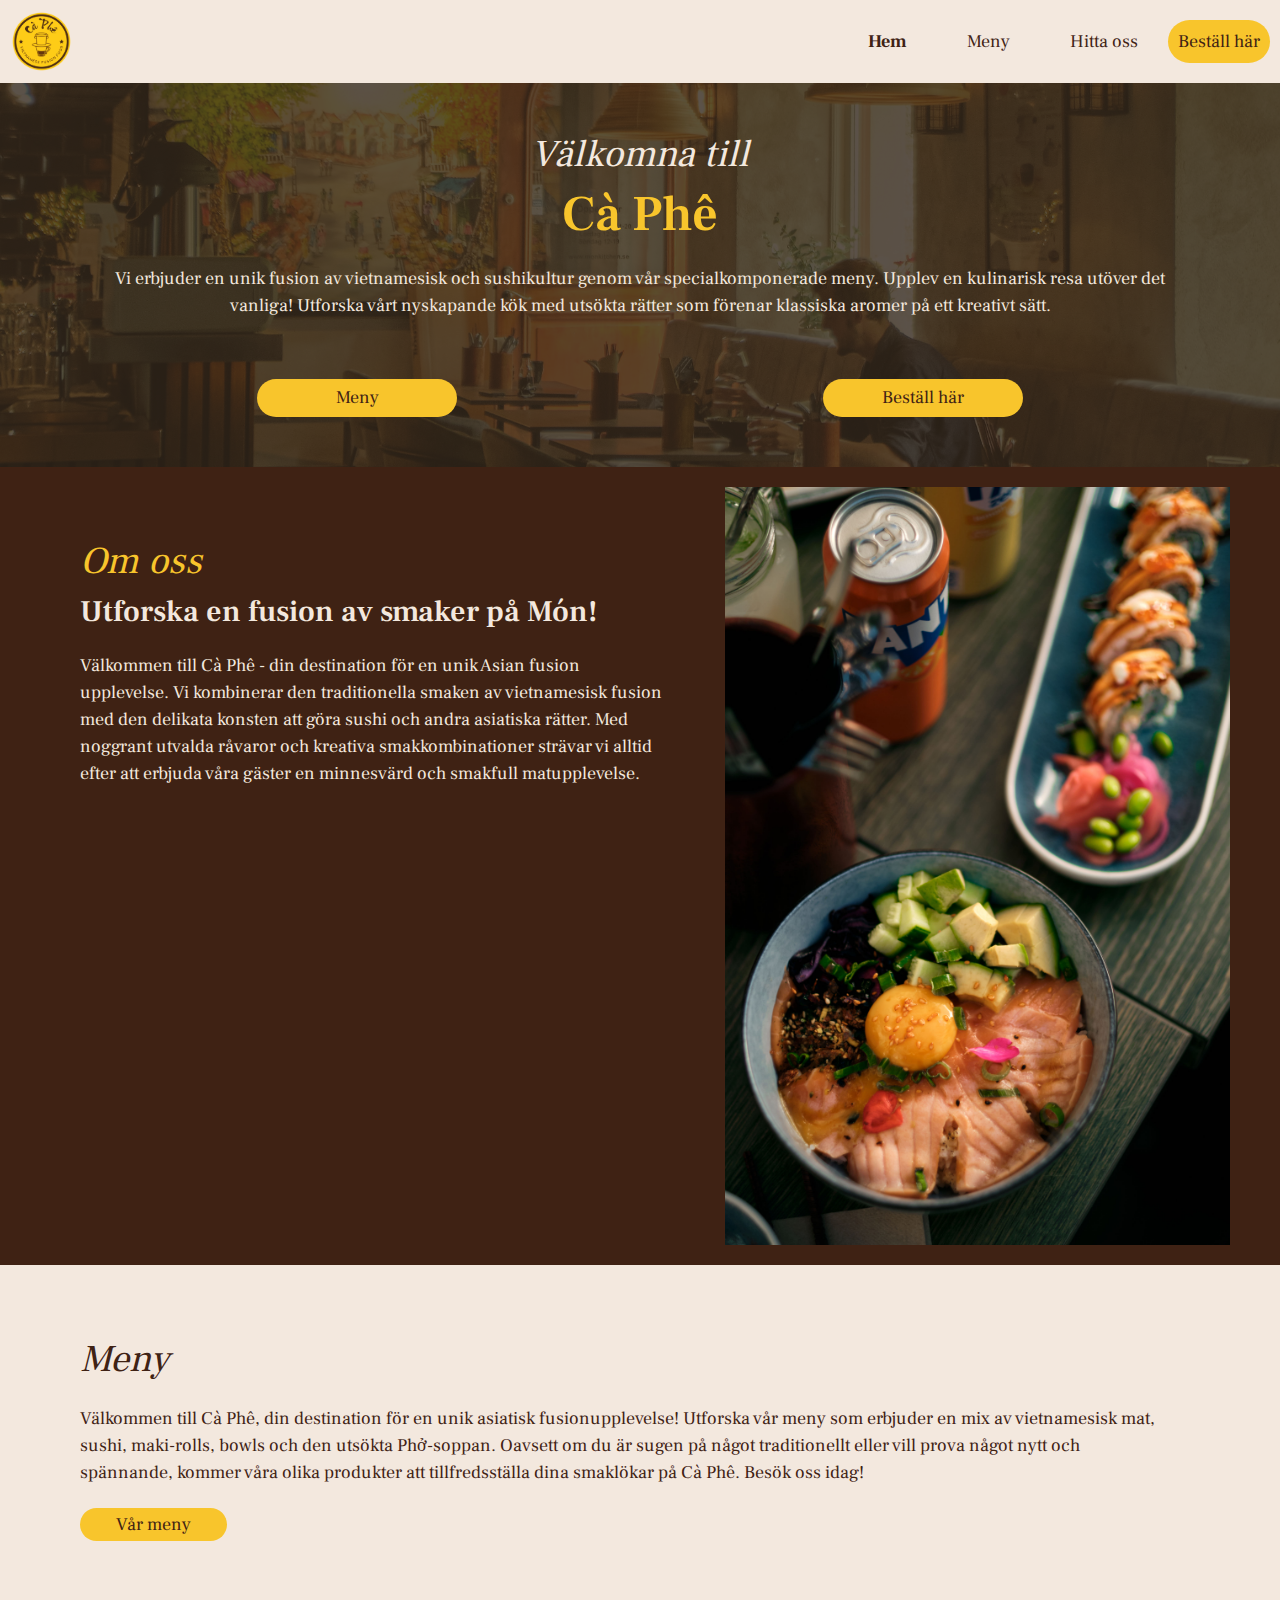
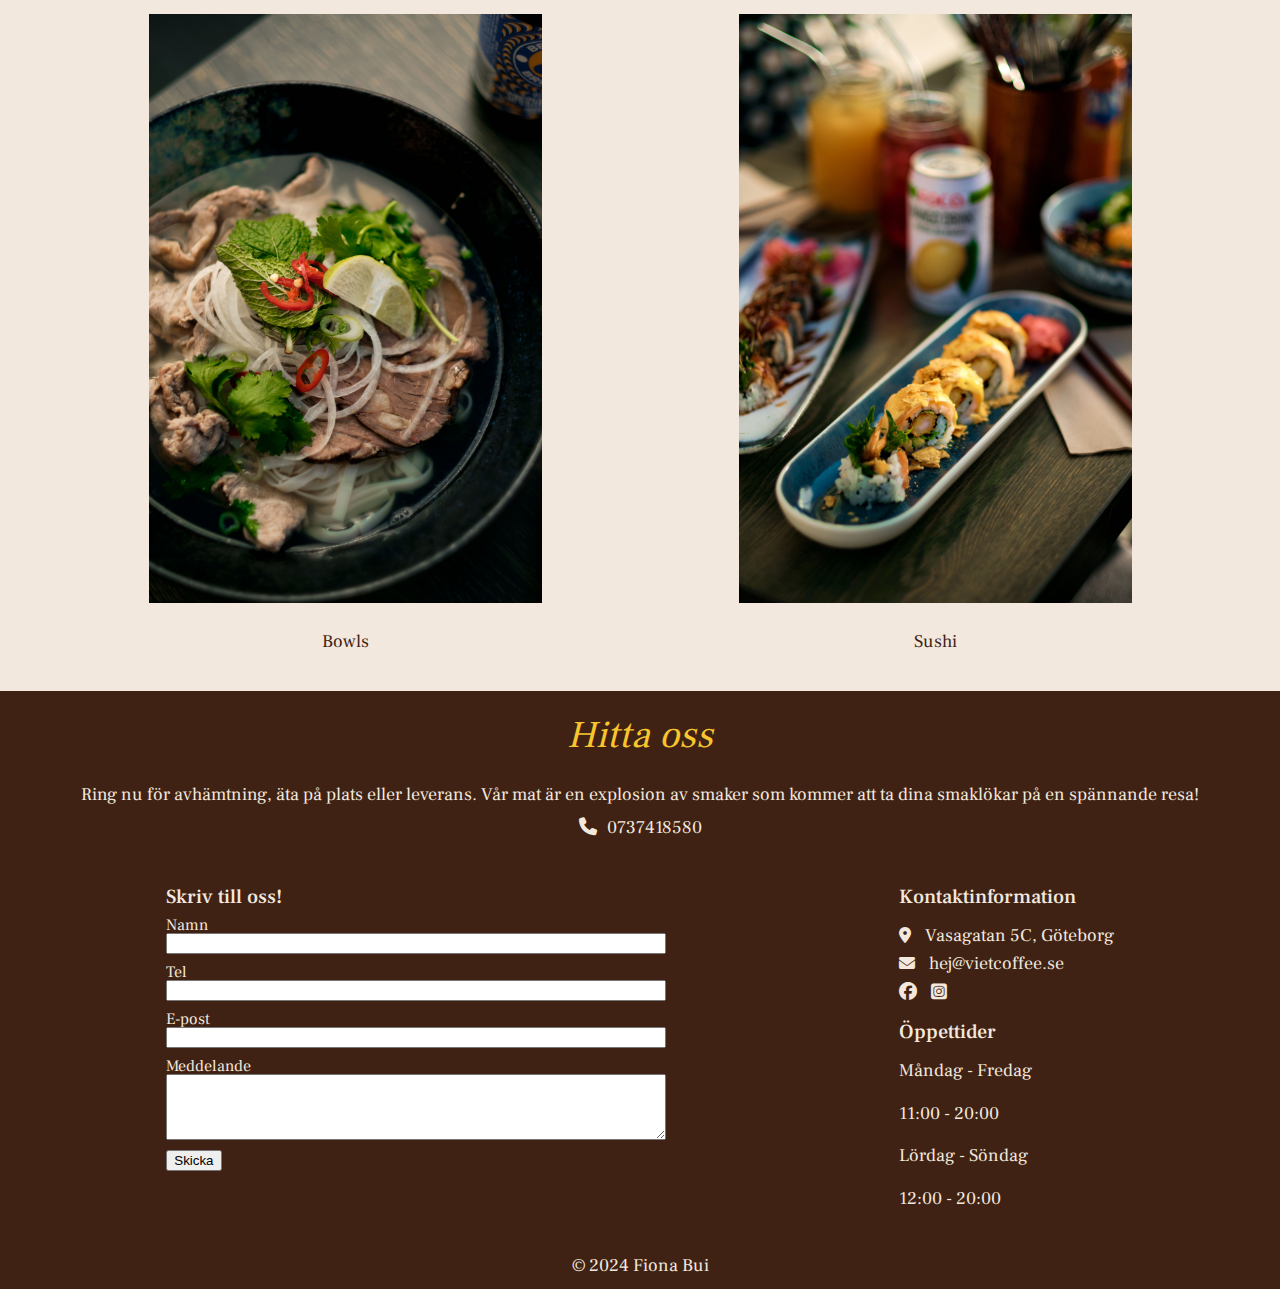
<file: index.html>
<!DOCTYPE html>
<html lang="sv">
  <head>
    <meta charset="UTF-8" />
    <meta name="viewport" content="width=device-width, initial-scale=1.0" />
    <meta
      name="description"
      content="Cà Phê Vietname erbjuder läckra måltider och unika smaker. Besök oss idag!"
    />
    <!-- font-awesome -->
    <link
      rel="stylesheet"
      href="https://cdnjs.cloudflare.com/ajax/libs/font-awesome/6.6.0/css/all.min.css"
    />
    <!-- embed font -->
    <link rel="preconnect" href="https://fonts.googleapis.com" />
    <link rel="preconnect" href="https://fonts.gstatic.com" crossorigin />
    <link
      href="https://fonts.googleapis.com/css2?family=Frank+Ruhl+Libre:wght@300..900&display=swap"
      rel="stylesheet"
    />
    <!-- favicon -->
    <link
      rel="apple-touch-icon"
      sizes="57x57"
      href="./assets/favicon/apple-icon-57x57.png"
    />
    <link
      rel="apple-touch-icon"
      sizes="60x60"
      href="./assets/favicon/apple-icon-60x60.png"
    />
    <link
      rel="apple-touch-icon"
      sizes="72x72"
      href="./assets/favicon/apple-icon-72x72.png"
    />
    <link
      rel="apple-touch-icon"
      sizes="76x76"
      href="./assets/favicon/apple-icon-76x76.png"
    />
    <link
      rel="apple-touch-icon"
      sizes="114x114"
      href="./assets/favicon/apple-icon-114x114.png"
    />
    <link
      rel="apple-touch-icon"
      sizes="120x120"
      href="./assets/favicon/apple-icon-120x120.png"
    />
    <link
      rel="apple-touch-icon"
      sizes="144x144"
      href="/assets/favicon/apple-icon-144x144.png"
    />
    <link
      rel="apple-touch-icon"
      sizes="152x152"
      href="./assets/favicon/apple-icon-152x152.png"
    />
    <link
      rel="apple-touch-icon"
      sizes="180x180"
      href="./assets/favicon/apple-icon-180x180.png"
    />
    <link
      rel="icon"
      type="image/png"
      sizes="192x192"
      href="./assets/favicon/android-icon-192x192.png"
    />
    <link
      rel="icon"
      type="image/png"
      sizes="32x32"
      href="./assets/favicon/favicon-32x32.png"
    />
    <link
      rel="icon"
      type="image/png"
      sizes="96x96"
      href="./assets/favicon/favicon-96x96.png"
    />
    <link
      rel="icon"
      type="image/png"
      sizes="16x16"
      href="./assets/favicon/favicon-16x16.png"
    />
    <link rel="manifest" href="/manifest.json" />
    <meta name="msapplication-TileColor" content="#ffffff" />
    <meta
      name="msapplication-TileImage"
      content="./assets/favicon/ms-icon-144x144.png"
    />
    <meta name="theme-color" content="#ffffff" />
    <!-- link to reset.css -->
    <link rel="stylesheet" href="./assets/css/reset.css" />
    <!-- link to style.css -->
    <link rel="stylesheet" href="./assets/css/style.css" />
    <!-- link to responsive.css -->
    <link rel="stylesheet" href="./assets/css/responsive.css" />
    <title>Cà Phê - Asian fusion restaurant</title>
  </head>
  <body>
    <!-- =====Header===== -->
    <header>
      <div class="header-box">
        <div class="header-content">
          <!-- logo -->
          <img class="logo" src="assets/img/Logo.png" alt="Logo_restaurant" />
          <!-- Nav mobile -->
          <!-- name -->
          <div class="header-name">
            <p>Cà Phê Vietnam</p>
          </div>

          <!-- navbar mobile -->
          <div class="navbar">
            <!-- icon -->
            <input
              type="checkbox"
              name="checkbox"
              id="checkbox"
              class="checkbox"
              hidden
            />

            <div class="icon-navbar">
              <label for="checkbox">
                <i class="fa-solid fa-bars"></i>
              </label>
            </div>

            <!-- overlay -->
            <label for="checkbox" class="overlay-navbar"></label>

            <!-- navbar -->
            <div class="menu-drawer">
              <div class="navbar-content">
                <!-- navbar content -->
                <nav>
                  <ul id="navbar-list_mobile">
                    <li><a id="btn-home" href="./index.html">Hem</a></li>
                    <li><a href="./menu.html">Meny</a></li>
                    <li>
                      <a href="./#footer">Hitta oss</a>
                    </li>
                    <li>
                      <a href="./index.html" class="order-link">Beställ här</a>
                    </li>
                  </ul>
                </nav>
                <!-- icon close -->

                <div class="icon-close-nav">
                  <label for="checkbox">
                    <i class="fa-regular fa-circle-xmark"></i>
                  </label>
                </div>
              </div>
            </div>
          </div>
          <div class="nav-desktop">
            <ul id="navbar-list_desktop"></ul>
            <!-- använder js -->
            <script>
              const navMobile = document.querySelector("#navbar-list_mobile");
              const navDesktop = document.querySelector("#navbar-list_desktop");
              // copy
              navDesktop.innerHTML = navMobile.innerHTML;
            </script>
          </div>
        </div>

        <!-- ====Hero==== -->
        <section class="hero">
          <div class="hero-box">
            <div class="container">
              <h1>Välkomna till</h1>
              <h2>Cà Phê</h2>
              <p>
                Vi erbjuder en unik fusion av vietnamesisk och sushikultur genom
                vår specialkomponerade meny. Upplev en kulinarisk resa utöver
                det vanliga! Utforska vårt nyskapande kök med utsökta rätter som
                förenar klassiska aromer på ett kreativt sätt.
              </p>
            </div>

            <div class="hero-button">
              <a href="./menu.html" class="hero-link">Meny</a>
              <a href="./index.html" class="hero-link">Beställ här</a>
            </div>
          </div>
        </section>
      </div>
    </header>

    <!-- ======Main====== -->
    <main>
      <!-- =============About============-->
      <section class="about">
        <div class="container">
          <!-- about left -->

          <div class="info-about">
            <h1>Om oss</h1>
            <h2>Utforska en fusion av smaker på Món!</h2>
            <p>
              Välkommen till Cà Phê - din destination för en unik Asian fusion
              upplevelse. Vi kombinerar den traditionella smaken av vietnamesisk
              fusion med den delikata konsten att göra sushi och andra asiatiska
              rätter. Med noggrant utvalda råvaror och kreativa
              smakkombinationer strävar vi alltid efter att erbjuda våra gäster
              en minnesvärd och smakfull matupplevelse.
            </p>
          </div>
          <!-- about right -->
          <div class="media-about">
            <img class="img-about" src="assets/img/Aburi_bowl.jpg" alt="bowl" />
          </div>
        </div>
      </section>
      <!-- ==============Meny============= -->
      <section class="menu">
        <div class="container">
          <!-- menu content left -->
          <div class="info-menu">
            <h1>Meny</h1>
            <p>
              Välkommen till Cà Phê, din destination för en unik asiatisk
              fusionupplevelse! Utforska vår meny som erbjuder en mix av
              vietnamesisk mat, sushi, maki-rolls, bowls och den utsökta
              Phở-soppan. Oavsett om du är sugen på något traditionellt eller
              vill prova något nytt och spännande, kommer våra olika produkter
              att tillfredsställa dina smaklökar på Cà Phê. Besök oss idag!
            </p>
            <div class="menu-link">
              <a href="./menu.html">Vår meny</a>
            </div>
          </div>

          <!-- menu content right -->
          <div class="list-menu">
            <div class="item-container">
              <img src="assets/img/pho.jpg" alt="bowls" class="item-img" />
              <div class="item-button"><a href="./menu.html">Bowls</a></div>
            </div>
            <div class="item-container">
              <img src="assets/img/sushi.jpg" alt="sushi" class="item-img" />
              <div class="item-button"><a href="./menu.html">Sushi</a></div>
            </div>
          </div>
        </div>
      </section>
    </main>
    <!-- =====================footer================== -->
    <footer id="footer" class="footer">
      <section class="contact">
        <div class="container">
          <div class="header-contact">
            <h1>Hitta oss</h1>
            <p>
              Ring nu för avhämtning, äta på plats eller leverans. Vår mat är en
              explosion av smaker som kommer att ta dina smaklökar på en
              spännande resa!
            </p>
            <a class="phone-number" href="tel:+46737418580"
              ><i class="fa-solid fa-phone"></i>0737418580</a
            >
          </div>
          <div class="body-contact">
            <div class="form-contact">
              <h3>Skriv till oss!</h3>
              <form>
                <div class="form-group">
                  <label for="guestname">Namn</label>
                  <input type="text" name="guestname" id="guestname" required />
                </div>
                <div class="form-group">
                  <label for="phone">Tel</label>
                  <input type="tel" name="phone" id="phone" required />
                </div>
                <div class="form-group">
                  <label for="email">E-post</label>
                  <input type="email" name="email" id="email" required />
                </div>
                <div class="form-group">
                  <label for="message">Meddelande</label>
                  <textarea name="message" id="message" rows="4" required>
                  </textarea>
                </div>
                <input type="submit" value="Skicka" />
              </form>
            </div>
            <div class="info-contact">
              <h3>Kontaktinformation</h3>
              <ul>
                <li>
                  <i class="fa-solid fa-location-dot"></i>
                  <a
                    href="https://www.google.com/maps/place/M%C3%B3n+-+G%C3%B6teborg/@57.6974135,11.9611515,17z/data=!3m1!5s0x464ff36c18e48603:0xc6a3f8108ffe876c!4m15!1m8!3m7!1s0x464ff36c1f57ba5f:0x8c98bc03695c57e6!2sVasagatan+5+c,+411+24+G%C3%B6teborg!3b1!8m2!3d57.6974107!4d11.9637264!16s%2Fg%2F11q2vvlpgd!3m5!1s0x464ff3571a14254d:0xccf25a1c0da4ecd6!8m2!3d57.6974888!4d11.9635848!16s%2Fg%2F11n5sg_yv1?entry=ttu&g_ep=EgoyMDI0MDkwNC4wIKXMDSoASAFQAw%3D%3D"
                    target="_blank"
                    >Vasagatan 5C, Göteborg</a
                  >
                </li>
                <li>
                  <i class="fa-solid fa-envelope"></i>
                  <a href="mailto:hej@vietcoffee.se" target="_blank"
                    >hej@vietcoffee.se</a
                  >
                </li>
                <li>
                  <a href="#!" target="_blank"
                    ><i class="fa-brands fa-facebook"></i
                  ></a>
                  <a href="#!" target="_blank"
                    ><i class="fa-brands fa-square-instagram"></i
                  ></a>
                </li>
              </ul>
              <div class="open-hour">
                <h3>Öppettider</h3>
                <h4>Måndag - Fredag</h4>
                <p>11:00 - 20:00</p>
                <h4>Lördag - Söndag</h4>
                <p>12:00 - 20:00</p>
              </div>
            </div>
          </div>
        </div>
      </section>
      <div class="copyright">
        <p>&copy; 2024 Fiona Bui</p>
      </div>
    </footer>
  </body>
</html>
</file>
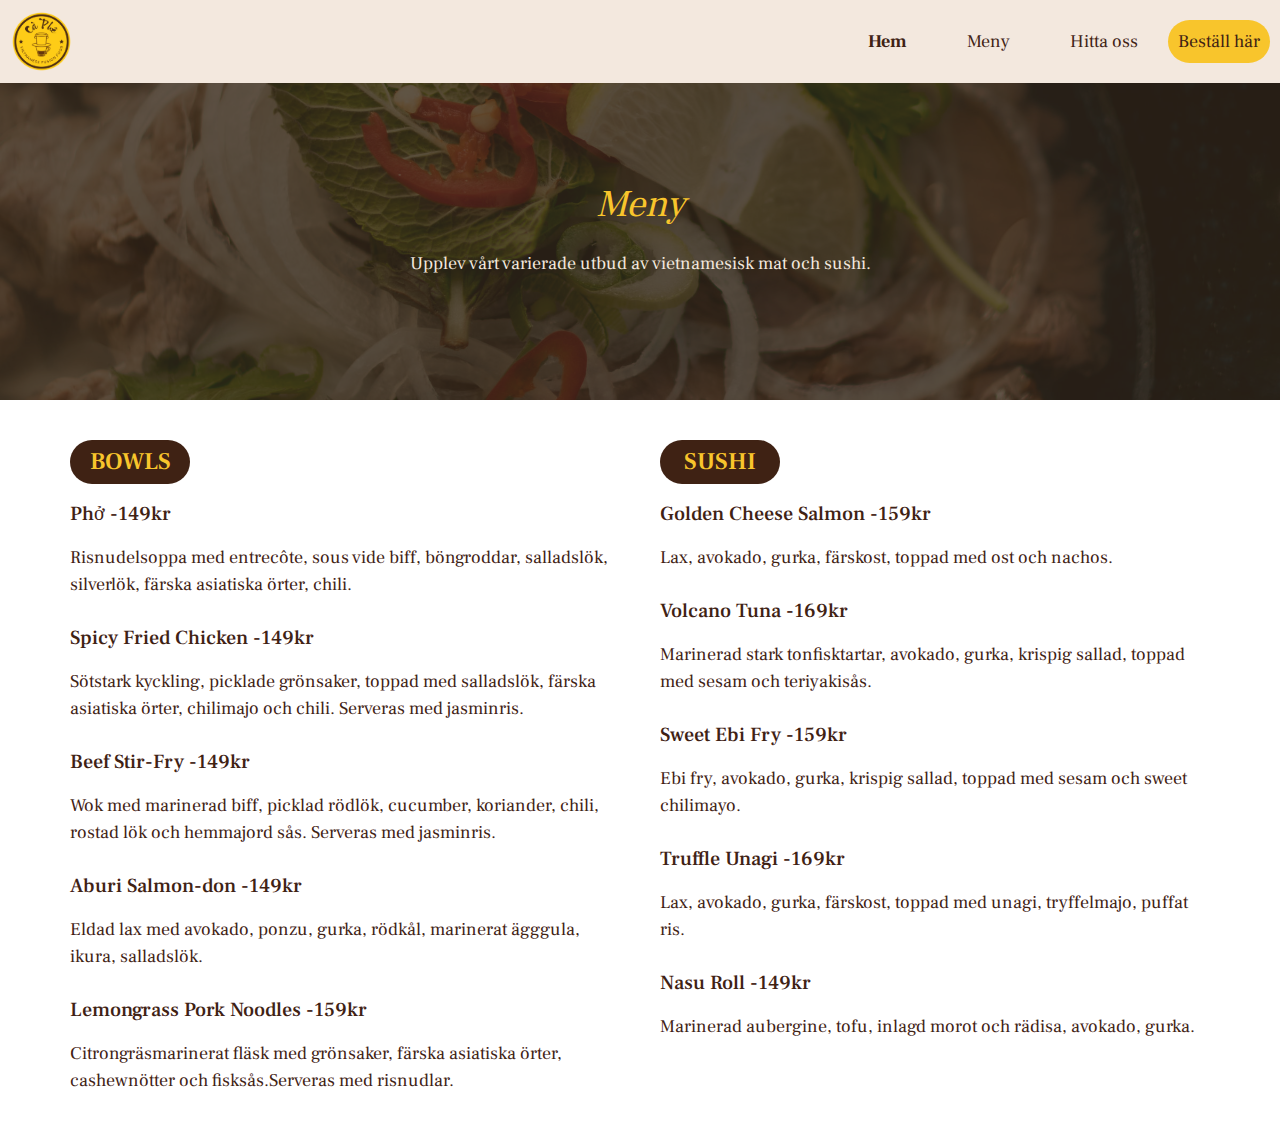
<file: menu.html>
<!DOCTYPE html>
<html lang="sv">
  <head>
    <meta charset="UTF-8" />
    <meta name="viewport" content="width=device-width, initial-scale=1.0" />
    <meta name="description" content="Upptäck hela menyn på Cà Phê Vietnam." />
    <!-- font-awesome -->
    <link
      rel="stylesheet"
      href="https://cdnjs.cloudflare.com/ajax/libs/font-awesome/6.6.0/css/all.min.css"
    />
    <!-- embed font -->
    <link rel="preconnect" href="https://fonts.googleapis.com" />
    <link rel="preconnect" href="https://fonts.gstatic.com" crossorigin />
    <link
      href="https://fonts.googleapis.com/css2?family=Frank+Ruhl+Libre:wght@300..900&display=swap"
      rel="stylesheet"
    />
    <!-- favicon -->
    <link
      rel="apple-touch-icon"
      sizes="57x57"
      href="./assets/favicon/apple-icon-57x57.png"
    />
    <link
      rel="apple-touch-icon"
      sizes="60x60"
      href="./assets/favicon/apple-icon-60x60.png"
    />
    <link
      rel="apple-touch-icon"
      sizes="72x72"
      href="./assets/favicon/apple-icon-72x72.png"
    />
    <link
      rel="apple-touch-icon"
      sizes="76x76"
      href="./assets/favicon/apple-icon-76x76.png"
    />
    <link
      rel="apple-touch-icon"
      sizes="114x114"
      href="./assets/favicon/apple-icon-114x114.png"
    />
    <link
      rel="apple-touch-icon"
      sizes="120x120"
      href="./assets/favicon/apple-icon-120x120.png"
    />
    <link
      rel="apple-touch-icon"
      sizes="144x144"
      href="./assets/favicon/apple-icon-144x144.png"
    />
    <link
      rel="apple-touch-icon"
      sizes="152x152"
      href="./assets/favicon/apple-icon-152x152.png"
    />
    <link
      rel="apple-touch-icon"
      sizes="180x180"
      href="./assets/favicon/apple-icon-180x180.png"
    />
    <link
      rel="icon"
      type="image/png"
      sizes="192x192"
      href="./assets/favicon/android-icon-192x192.png"
    />
    <link
      rel="icon"
      type="image/png"
      sizes="32x32"
      href="./assets/favicon/favicon-32x32.png"
    />
    <link
      rel="icon"
      type="image/png"
      sizes="96x96"
      href="./assets/favicon/favicon-96x96.png"
    />
    <link
      rel="icon"
      type="image/png"
      sizes="16x16"
      href="./assets/favicon/favicon-16x16.png"
    />
    <link rel="manifest" href="/manifest.json" />
    <meta name="msapplication-TileColor" content="#ffffff" />
    <meta
      name="msapplication-TileImage"
      content="./assets/favicon/ms-icon-144x144.png"
    />
    <meta name="theme-color" content="#ffffff" />
    <!-- link to reset.css -->
    <link rel="stylesheet" href="./assets/css/reset.css" />
    <!-- link to style.css -->
    <link rel="stylesheet" href="./assets/css/style.css" />
    <!-- link to responsive.css -->
    <link rel="stylesheet" href="./assets/css/responsive.css" />
    <title>Meny - Cà Phê Vietnam</title>
  </head>
  <body>
    <header>
      <div class="header-box">
        <div class="header-content">
          <!-- logo -->
          <img class="logo" src="assets/img/Logo.png" alt="Logo_restaurant" />
          <!-- Nav mobile -->
          <!-- name -->
          <div class="header-name">
            <p>Cà Phê Vietnam</p>
          </div>

          <!-- navbar mobile -->
          <div class="navbar">
            <!-- icon -->
            <input
              type="checkbox"
              name="checkbox"
              id="checkbox"
              class="checkbox"
              hidden
            />

            <div class="icon-navbar">
              <label for="checkbox">
                <i class="fa-solid fa-bars"></i>
              </label>
            </div>

            <!-- overlay -->
            <label for="checkbox" class="overlay-navbar"></label>

            <!-- navbar -->
            <div class="menu-drawer">
              <div class="navbar-content">
                <!-- navbar content -->
                <nav>
                  <ul class="navbar-list" id="navbar-list_mobile">
                    <li><a id="btn-home" href="./index.html">Hem</a></li>
                    <li><a href="./menu.html">Meny</a></li>
                    <li>
                      <a href="./#footer">Hitta oss</a>
                    </li>
                    <li>
                      <a href="./index.html" class="order-link">Beställ här</a>
                    </li>
                  </ul>
                </nav>
                <!-- icon close -->

                <div class="icon-close-nav">
                  <label for="checkbox">
                    <i class="fa-regular fa-circle-xmark"></i>
                  </label>
                </div>
              </div>
            </div>
          </div>
          <div class="nav-desktop">
            <ul id="navbar-list_desktop"></ul>
            <!-- använder js -->
            <script>
              const navMobile = document.querySelector("#navbar-list_mobile");
              const navDesktop = document.querySelector("#navbar-list_desktop");
              // copy
              navDesktop.innerHTML = navMobile.innerHTML;
            </script>
          </div>
        </div>
        <div class="header-hero">
          <div class="hero-content">
            <div class="container">
              <h1>Meny</h1>
              <p>Upplev vårt varierade utbud av vietnamesisk mat och sushi.</p>
            </div>
          </div>
        </div>
      </div>
    </header>
    <main>
      <div class="main-menu">
        <div class="container">
          <section class="wrap-container">
            <div class="wp-block">
              <div class="wp-block-heading">
                <h2>BOWLS</h2>
              </div>
              <div class="wp-block-content">
                <h3 class="heading-text"><strong>Phở</strong> -149kr</h3>
                <p class="desc-text">
                  Risnudelsoppa med entrecôte, sous vide biff, böngroddar,
                  salladslök, silverlök, färska asiatiska örter, chili.
                </p>
              </div>
              <div class="wp-block-content">
                <h3 class="heading-text">
                  <strong>Spicy Fried Chicken</strong> -149kr
                </h3>
                <p class="desc-text">
                  Sötstark kyckling, picklade grönsaker, toppad med salladslök,
                  färska asiatiska örter, chilimajo och chili. Serveras med
                  jasminris.
                </p>
              </div>
              <div class="wp-block-content">
                <h3 class="heading-text">
                  <strong>Beef Stir-Fry</strong> -149kr
                </h3>
                <p class="desc-text">
                  Wok med marinerad biff, picklad rödlök, cucumber, koriander,
                  chili, rostad lök och hemmajord sås. Serveras med jasminris.
                </p>
              </div>
              <div class="wp-block-content">
                <h3 class="heading-text">
                  <strong>Aburi Salmon-don</strong> -149kr
                </h3>
                <p class="desc-text">
                  Eldad lax med avokado, ponzu, gurka, rödkål, marinerat
                  ägggula, ikura, salladslök.
                </p>
              </div>
              <div class="wp-block-content">
                <h3 class="heading-text">
                  <strong>Lemongrass Pork Noodles</strong> -159kr
                </h3>
                <p class="desc-text">
                  Citrongräsmarinerat fläsk med grönsaker, färska asiatiska
                  örter, cashewnötter och fisksås.Serveras med risnudlar.
                </p>
              </div>
            </div>
          </section>
          <section class="wrap-container">
            <div class="wp-block">
              <div class="wp-block-heading">
                <h2>SUSHI</h2>
              </div>
              <div class="wp-block-content">
                <h3 class="heading-text">
                  <strong>Golden Cheese Salmon</strong> -159kr
                </h3>
                <p class="desc-text">
                  Lax, avokado, gurka, färskost, toppad med ost och nachos.
                </p>
              </div>
              <div class="wp-block-content">
                <h3 class="heading-text">
                  <strong>Volcano Tuna</strong> -169kr
                </h3>
                <p class="desc-text">
                  Marinerad stark tonfisktartar, avokado, gurka, krispig sallad,
                  toppad med sesam och teriyakisås.
                </p>
              </div>
              <div class="wp-block-content">
                <h3 class="heading-text">
                  <strong>Sweet Ebi Fry</strong> -159kr
                </h3>
                <p class="desc-text">
                  Ebi fry, avokado, gurka, krispig sallad, toppad med sesam och
                  sweet chilimayo.
                </p>
              </div>
              <div class="wp-block-content">
                <h3 class="heading-text">
                  <strong>Truffle Unagi</strong> -169kr
                </h3>
                <p class="desc-text">
                  Lax, avokado, gurka, färskost, toppad med unagi, tryffelmajo,
                  puffat ris.
                </p>
              </div>
              <div class="wp-block-content">
                <h3 class="heading-text"><strong>Nasu Roll</strong> -149kr</h3>
                <p class="desc-text">
                  Marinerad aubergine, tofu, inlagd morot och rädisa, avokado,
                  gurka.
                </p>
              </div>
            </div>
          </section>
        </div>
      </div>
    </main>
  </body>
</html>
</file>
<file: assets/css/style.css>
* {
  box-sizing: border-box;
}
html {
  font-size: 62.5%;
}
body {
  font-family: "Frank Ruhl Libre", serif;
  font-size: 1.6rem;
  margin: 0;
  padding: 0;
}

.container {
  display: flex;
  flex-direction: column;
  justify-items: center;
  margin: 0 3rem;
  padding: 2rem;
}

a {
  text-decoration: none;
  font-size: 18px;
}

h1 {
  font-size: 38px;
  padding-bottom: 10px;
  line-height: 50px;
  font-style: italic;
  color: #f8c52c;
}
h2 {
  font-size: 30px;
  font-weight: 600;
  padding-bottom: 15px;
  color: #f3e8de;
}
p {
  font-size: 18px;
  line-height: 1.5;
  /* color: #f3e8de; */
}
h4 {
  font-size: 18px;
}

/* ====================header=================== */

.header-content {
  display: flex;
  align-items: center;
  position: fixed;
  z-index: 1;
  background-color: #f3e8de;
  padding: 10px;
}
.header-name {
  position: absolute;
  left: 50%;
  transform: translateX(-50%);
}
.header-name p {
  font-size: 2rem;
  color: #3f2214;
}
.logo {
  width: 5%;
  height: auto;
}

/* ===navbar=== */
.icon-navbar {
  position: absolute;
  top: 50%;
  left: 95%;
  transform: translate(-50%, -50%);
  font-size: 25px;
  color: #3f2214;
  cursor: pointer;
}
.overlay-navbar {
  position: fixed;
  inset: 0;
  background-color: rgba(0, 0, 0, 0.3);

  /* overlay hidden */
  opacity: 0;
  visibility: hidden;
}
/* overlay checked */
.checkbox:checked ~ .overlay-navbar {
  opacity: 1;
  visibility: visible;
  transition: 0.8s;
}
/* navbar content */
.menu-drawer {
  position: fixed;
  background-color: #3f2214;
  inset: 0 0 0 60%;
  z-index: 2;
  transform: translateX(100%);
  transition: 0.5s;
}
.checkbox:checked ~ .menu-drawer {
  transform: translateX(0);
}
.navbar-content {
  display: grid;
  grid-template-columns: 4fr 1fr;
  grid-template-rows: 1fr;
}
#navbar-list_mobile {
  padding-top: 50px;
  padding-left: 20px;
}
.icon-close-nav {
  color: #f3e8de;
  text-align: right;
  padding: 10px;
  font-size: 20px;
  cursor: pointer;
  z-index: 2;
}

.navbar-content li {
  padding-bottom: 15px;
}
.navbar-content a {
  font-size: 20px;
  display: block;
  color: #f3e8de;
}
.navbar-content a:hover {
  color: #f8c52c;
}
.navbar-content a.order-link {
  color: #f8c52c;
  font-weight: 900;
}
.navbar-content a.order-link:hover {
  font-style: italic;
}

/* ======hero===== */
.hero {
  color: #270f04;
  position: relative;
  background-color: rgba(29, 16, 3, 0.9);
  padding: 20px 0;
}
.hero::before {
  content: " ";
  display: block;
  position: absolute;
  left: 0;
  top: 0;
  width: 100%;
  height: 100%;
  opacity: 0.2;
  background-image: url(../img/inside_restaurant.jpg);
  background-repeat: no-repeat;
  background-size: cover;
  background-position: 100%;
}
.hero-box {
  position: relative;
  color: #f3e8de;
  inset: 50% 50%;
  transform: translate(-50%, 0);
  width: 90%;
  padding-top: 90px;
}

.hero-box .container {
  text-align: center;
}

.hero-button {
  display: grid;
  justify-content: center;
  padding: 10px;
}
.hero-link {
  background-color: #f8c52c;
  color: #3f2214;
  width: 300px;
  text-align: center;
  padding: 10px 0;
  border-radius: 25px;
  margin: 20px;
}
.hero-box h2 {
  font-size: 50px;
  color: #f8c52c;
}
.hero h1 {
  color: #f3e8de;
}

/* ===============About============ */
main .about {
  background-color: #3f2214;
  color: #f3e8de;
}

.info-about {
  padding: 20px 0;
}
.media-about {
  display: flex;
  justify-content: center;
}
.img-about {
  width: 100%;
}

/* =============Menu============== */

.menu {
  background-color: #f3e8de;
  padding: 0;
}

.info-menu {
  padding: 20px 0;
}
.info-menu h1 {
  color: #3f2214;
}
.info-menu p {
  color: #3f2214;
}
.menu-link a {
  background-color: #f8c52c;
  color: #3f2214;
  width: 150px;
  height: 30px;
  text-align: center;
  padding: 5px 36px;
  border-radius: 25px;
}
.menu-link {
  padding: 20px 0;
}
.list-menu {
  display: flex;
  justify-content: space-between;
}
.item-container {
  display: flex;
  flex-direction: column;
  align-items: center;
}
.item-img {
  width: 70%;
  padding: 10px;
}
.item-button {
  padding: 20px;
}
.item-button a {
  color: #3f2214;
}
.item-button :hover {
  color: #f8c52c;
  font-size: 25px;
}

/* ===========footer=========== */
.contact {
  background-color: #3f2214;
  color: #f3e8de;
}
.phone-number {
  color: #f3e8de;
}
.fa-solid.fa-phone {
  padding-right: 10px;
}
h3 {
  font-size: 20px;
  font-weight: 500;
  padding-top: 20px;
  padding-bottom: 10px;
}

ul a {
  color: #f3e8de;
}

.info-contact .fa-solid {
  padding: 10px 10px 0 0;
}
.form-group {
  display: flex;
  flex-direction: column;
  padding-bottom: 10px;
}
.fa-brands {
  padding-right: 10px;
  padding-top: 10px;
}
.open-hour h3,
h4,
p {
  padding: 10px 0;
}
.open-hour {
  padding-top: 10px;
}

.copyright {
  text-align: center;
  background-color: #3f2214;
  color: #f3e8de;
}

/* ===========================PAGE-MENU================= */

/* hero */
.header-hero {
  color: #270f04;
  padding: 0 0 5rem 0;
  position: relative;
  background-color: rgba(29, 16, 3, 0.9);
  height: 400px;
}
.header-hero::before {
  content: "";
  position: absolute;
  inset: 0;
  left: 0;
  top: 0;
  width: 100%;
  height: 100%;
  background-image: url(../img/pho.jpg);
  background-repeat: no-repeat;
  background-position: 50%;
  background-size: cover;
  opacity: 0.22;
}
.hero-content {
  position: relative;
  color: #f3e8de;
  inset: 50% 0;
  transform: translate(0, -10%);
}
.hero-content .container {
  text-align: center;
}

/* main */
.main-menu .container {
  display: flex;
  flex-direction: column;
}
.wp-block-heading h2 {
  font-size: 24px;
  padding: 10px;
  background-color: #3f2214;
  border-radius: 35px;
  width: 120px;
  text-align: center;
  color: #f8c52c;
}
.wp-block-content h3 {
  color: #3f2214;
}
.wp-block-content p {
  color: #3f2214;
}
</file>
<file: assets/css/responsive.css>
/* =========================mobile=========================== */
@media (min-width: 360px) and (max-width: 979.98px) {
  .nav-desktop {
    display: none;
  }
}
/*============================== Desktop============================ */
@media (min-width: 980px) {
  /* header */
  .navbar {
    display: none;
  }
  .header-name {
    display: none;
  }

  .header-content {
    display: flex;
    justify-content: space-between;
    padding: 10px;
  }
  #navbar-list_desktop {
    display: flex;
  }

  .nav-desktop a {
    padding: 10px 30px;
    color: #3f2214;
  }
  .nav-desktop a.order-link {
    background-color: #f8c52c;
    color: #3f2214;
    width: 120px;
    text-align: center;
    padding: 10px;
    border-radius: 25px;
  }
  .nav-desktop a.order-link:hover {
    font-weight: 900;
    font-style: italic;
  }
  .nav-desktop #btn-home {
    font-weight: bold;
  }
  .hero-button {
    display: flex;
    justify-content: space-around;
    padding: 10px;
  }
  .hero-link {
    width: 200px;
  }
  /* main */
  .about .container {
    flex-direction: row;
  }
  .info-about {
    padding-right: 30px;
    margin: 30px;
  }
  .info-menu {
    padding-right: 30px;
    margin: 30px;
  }
  /* footer */
  .body-contact {
    display: flex;
    flex-direction: row;
    justify-content: space-around;
  }
  .form-contact {
    width: 500px;
  }
  .header-contact {
    text-align: center;
    padding-bottom: 30px;
  }
  /* ====page-menu==== */
  .main-menu .container {
    display: grid;
    grid-template-columns: 50% 50%;
  }
  .wp-block {
    padding: 20px;
  }
}
</file>
